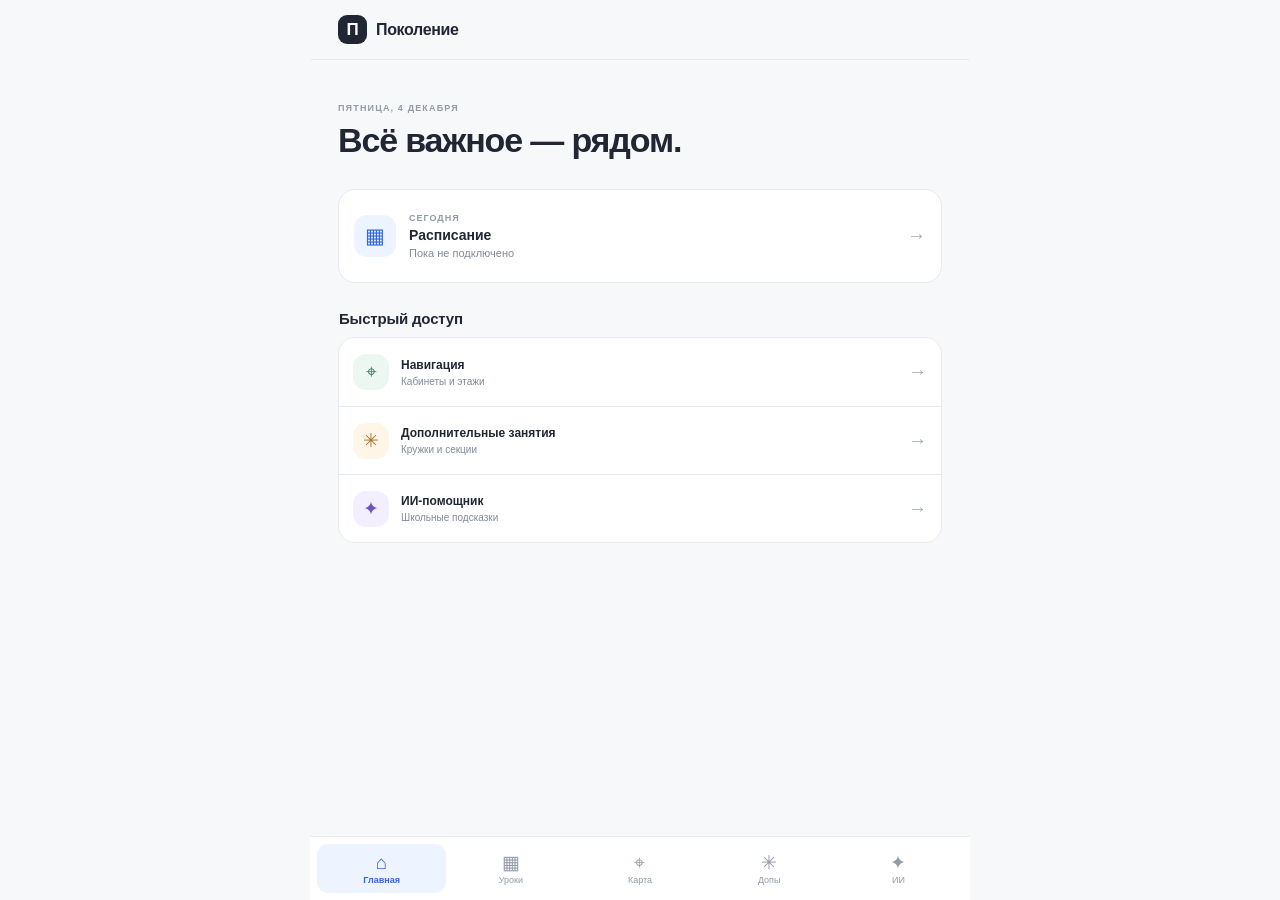
<file: website/index.html>
<!doctype html>
<html lang="ru">
<head>
  <meta charset="utf-8">
  <meta name="viewport" content="width=device-width,initial-scale=1,viewport-fit=cover">
  <meta name="theme-color" content="#f7f8fa">
  <meta name="description" content="Поколение — школьный помощник: расписание, навигация, дополнительные занятия и ИИ.">
  <meta name="apple-mobile-web-app-capable" content="yes">
  <meta name="apple-mobile-web-app-status-bar-style" content="default">
  <meta name="apple-mobile-web-app-title" content="Поколение">
  <link rel="apple-touch-icon" href="assets/apple-touch-icon.png">
  <link rel="manifest" href="manifest.webmanifest">
  <link rel="stylesheet" href="assets/app.css">
  <title>Поколение</title>
  <script src="assets/app.js" defer></script>
</head>
<body>
  <a class="skip-link" href="#main">К содержимому</a>
  <div class="app">
    <header class="topbar">
      <a class="brand" href="#home" aria-label="Поколение — главная">
        <span class="brand-icon" aria-hidden="true">П</span>
        <span>Поколение</span>
      </a>
      <button id="install" class="install-button" type="button" hidden>Установить</button>
    </header>

    <main id="main">
      <section class="screen" id="screen-home" data-screen="home">
        <div class="home-heading">
          <p class="eyebrow" id="today">ТВОЙ ШКОЛЬНЫЙ ДЕНЬ</p>
          <h1>Всё важное — рядом.</h1>
        </div>

        <button class="schedule-card" type="button" data-go="schedule">
          <span class="card-icon" aria-hidden="true">▦</span>
          <span class="schedule-copy">
            <span class="card-kicker">СЕГОДНЯ</span>
            <strong>Расписание</strong>
            <span class="muted">Пока не подключено</span>
          </span>
          <span class="card-arrow" aria-hidden="true">→</span>
        </button>

        <div class="section-heading">
          <h2>Быстрый доступ</h2>
        </div>
        <div class="shortcut-list">
          <button class="shortcut" type="button" data-go="map">
            <span class="shortcut-icon map-icon" aria-hidden="true">⌖</span>
            <span><strong>Навигация</strong><small>Кабинеты и этажи</small></span>
            <span class="card-arrow" aria-hidden="true">→</span>
          </button>
          <button class="shortcut" type="button" data-go="extras">
            <span class="shortcut-icon extras-icon" aria-hidden="true">✳</span>
            <span><strong>Дополнительные занятия</strong><small>Кружки и секции</small></span>
            <span class="card-arrow" aria-hidden="true">→</span>
          </button>
          <button class="shortcut" type="button" data-go="ai">
            <span class="shortcut-icon ai-icon" aria-hidden="true">✦</span>
            <span><strong>ИИ-помощник</strong><small>Школьные подсказки</small></span>
            <span class="card-arrow" aria-hidden="true">→</span>
          </button>
        </div>
      </section>

      <section class="screen" id="screen-schedule" data-screen="schedule" hidden>
        <div class="page-heading">
          <p class="eyebrow">ТВОЙ УЧЕБНЫЙ ДЕНЬ</p>
          <h1>Расписание</h1>
        </div>
        <article class="empty-state">
          <span class="empty-icon" aria-hidden="true">▦</span>
          <h2>Расписание появится здесь</h2>
          <p>Уроки, кабинеты и время до звонка будут доступны после подключения школьных данных.</p>
        </article>
      </section>

      <section class="screen" id="screen-map" data-screen="map" hidden>
        <div class="page-heading">
          <p class="eyebrow">ОРИЕНТИРУЙСЯ В ШКОЛЕ</p>
          <h1>Навигация</h1>
        </div>
        <article class="empty-state">
          <span class="empty-icon map-empty-icon" aria-hidden="true">⌖</span>
          <h2>Карта школы появится здесь</h2>
          <p>Добавим реальные планы этажей и проверенные маршруты.</p>
        </article>
      </section>

      <section class="screen" id="screen-extras" data-screen="extras" hidden>
        <div class="page-heading">
          <p class="eyebrow">КРУЖКИ И СЕКЦИИ</p>
          <h1>Допы</h1>
        </div>
        <article class="empty-state">
          <span class="empty-icon extras-empty-icon" aria-hidden="true">✳</span>
          <h2>Твои занятия будут здесь</h2>
          <p>Время, кабинет и напоминания о дополнительных занятиях.</p>
        </article>
      </section>

      <section class="screen" id="screen-ai" data-screen="ai" hidden>
        <div class="page-heading">
          <p class="eyebrow">ТВОЙ ЦИФРОВОЙ ПОМОЩНИК</p>
          <h1>ИИ-помощник</h1>
        </div>
        <article class="empty-state">
          <span class="empty-icon ai-empty-icon" aria-hidden="true">✦</span>
          <h2>ИИ пока не подключён</h2>
          <p>Подготовим отдельную версию помощника для iPhone.</p>
        </article>
      </section>
    </main>

    <nav class="bottom-nav" aria-label="Разделы приложения">
      <button class="nav-item" type="button" data-tab="home">
        <span aria-hidden="true">⌂</span><small>Главная</small>
      </button>
      <button class="nav-item" type="button" data-tab="schedule">
        <span aria-hidden="true">▦</span><small>Уроки</small>
      </button>
      <button class="nav-item" type="button" data-tab="map">
        <span aria-hidden="true">⌖</span><small>Карта</small>
      </button>
      <button class="nav-item" type="button" data-tab="extras">
        <span aria-hidden="true">✳</span><small>Допы</small>
      </button>
      <button class="nav-item" type="button" data-tab="ai">
        <span aria-hidden="true">✦</span><small>ИИ</small>
      </button>
    </nav>
  </div>

  <dialog id="install-dialog" aria-labelledby="install-title">
    <button class="dialog-close" id="close-dialog" type="button" aria-label="Закрыть">×</button>
    <p class="eyebrow">УСТАНОВКА НА IPHONE</p>
    <h2 id="install-title">Добавь «Поколение» на экран Домой</h2>
    <ol class="install-steps">
      <li><strong>Открой сайт в Safari</strong></li>
      <li><strong>Нажми «Поделиться»</strong></li>
      <li><strong>Выбери «На экран Домой» и нажми «Добавить»</strong></li>
    </ol>
    <button class="dialog-done" id="done-dialog" type="button">Понятно</button>
  </dialog>

  <script>
    if ("serviceWorker" in navigator && window.isSecureContext) {
      window.addEventListener("load", function () {
        navigator.serviceWorker.register("./service-worker.js").catch(function (error) {
          console.warn("PWA offline shell was not registered:", error);
        });
      });
    }
  </script>
</body>
</html>
</file>
<file: website/assets/app.css>
:root {
  color-scheme: light;
  --ink: #202633;
  --muted: #818a98;
  --line: #e8ebf0;
  --canvas: #f7f8fa;
  --surface: #fff;
  --blue: #3268dc;
  --blue-soft: #edf3ff;
  --green-soft: #edf7f1;
  --green: #35805a;
  --amber-soft: #fff6e8;
  --amber: #a8752c;
  --violet-soft: #f3efff;
  --violet: #7054bd;
  font-family: -apple-system, BlinkMacSystemFont, "SF Pro Text", "Segoe UI", sans-serif;
}
* { box-sizing: border-box; }
html, body { min-height: 100%; margin: 0; background: var(--canvas); color: var(--ink); -webkit-font-smoothing: antialiased; }
body { overscroll-behavior-y: none; }
button, a { font: inherit; }
button { color: inherit; cursor: pointer; -webkit-tap-highlight-color: transparent; }
button:focus-visible, a:focus-visible { outline: 3px solid #9bb8ff; outline-offset: 3px; }
[hidden] { display: none !important; }
.skip-link { position: fixed; z-index: 30; top: 8px; left: 8px; padding: 10px 14px; transform: translateY(-150%); border-radius: 10px; background: var(--ink); color: #fff; }
.skip-link:focus { transform: translateY(0); }
.app { width: min(100%, 660px); min-height: 100vh; min-height: 100dvh; margin: 0 auto; padding-bottom: calc(78px + env(safe-area-inset-bottom)); }
.topbar { height: 60px; padding: 0 20px; display: flex; align-items: center; justify-content: space-between; position: sticky; top: 0; z-index: 5; border-bottom: 1px solid var(--line); background: #f7f8faf2; backdrop-filter: blur(16px); }
.brand { display: inline-flex; align-items: center; gap: 9px; color: var(--ink); text-decoration: none; font-size: 16px; font-weight: 750; letter-spacing: -.35px; }
.brand-icon { width: 29px; height: 29px; display: grid; place-items: center; border-radius: 9px; background: var(--ink); color: white; font-size: 17px; font-weight: 700; }
.install-button { padding: 8px 12px; border: 0; border-radius: 10px; background: var(--blue-soft); color: var(--blue); font-size: 12px; font-weight: 700; }
main { padding: 30px 20px 22px; }
.screen { animation: appear .2s ease-out; }
.home-heading { margin: 5px 0 25px; }
.eyebrow { margin: 0 0 8px; color: #929aa7; font-size: 9px; font-weight: 800; letter-spacing: 1.15px; }
h1 { margin: 0; font-size: clamp(27px, 7vw, 34px); line-height: 1.12; letter-spacing: -1.15px; font-weight: 750; }
.page-heading { margin: 5px 0 24px; }
.section-heading { margin: 27px 1px 10px; }
.section-heading h2 { margin: 0; font-size: 15px; font-weight: 700; letter-spacing: -.2px; }
.schedule-card { width: 100%; min-height: 94px; padding: 15px; display: flex; align-items: center; gap: 13px; border: 1px solid var(--line); border-radius: 17px; background: var(--surface); text-align: left; transition: transform .16s ease, border-color .16s ease; }
.card-icon, .shortcut-icon, .empty-icon { flex: 0 0 auto; display: grid; place-items: center; border-radius: 13px; }
.card-icon { width: 42px; height: 42px; background: var(--blue-soft); color: var(--blue); font-size: 21px; }
.schedule-copy { min-width: 0; display: grid; gap: 4px; }
.card-kicker { color: #929aa7; font-size: 9px; font-weight: 800; letter-spacing: 1px; }
.schedule-copy strong { font-size: 14px; }
.muted { color: var(--muted); font-size: 11px; }
.card-arrow { margin-left: auto; color: #a3aab5; font-size: 19px; font-weight: 400; }
.shortcut-list { overflow: hidden; border: 1px solid var(--line); border-radius: 17px; background: var(--surface); }
.shortcut { width: 100%; min-height: 68px; padding: 10px 14px; display: flex; align-items: center; gap: 12px; border: 0; background: transparent; text-align: left; }
.shortcut + .shortcut { border-top: 1px solid var(--line); }
.shortcut > span:nth-child(2) { min-width: 0; display: grid; gap: 4px; }
.shortcut strong { font-size: 12px; font-weight: 650; }
.shortcut small { color: var(--muted); font-size: 10px; }
.shortcut-icon { width: 36px; height: 36px; font-size: 19px; }
.map-icon, .map-empty-icon { background: var(--green-soft); color: var(--green); }
.extras-icon, .extras-empty-icon { background: var(--amber-soft); color: var(--amber); }
.ai-icon, .ai-empty-icon { background: var(--violet-soft); color: var(--violet); }
.empty-state { min-height: 245px; padding: 27px 22px; display: flex; flex-direction: column; align-items: center; justify-content: center; border: 1px solid var(--line); border-radius: 19px; background: var(--surface); text-align: center; }
.empty-icon { width: 52px; height: 52px; margin-bottom: 16px; background: var(--blue-soft); color: var(--blue); font-size: 25px; }
.empty-state h2 { margin: 0; font-size: 16px; line-height: 1.3; letter-spacing: -.25px; }
.empty-state p { max-width: 290px; margin: 8px 0 0; color: var(--muted); font-size: 11px; line-height: 1.55; }
.bottom-nav { width: min(100%, 660px); position: fixed; z-index: 10; left: 50%; bottom: 0; transform: translateX(-50%); padding: 7px 7px calc(7px + env(safe-area-inset-bottom)); display: grid; grid-template-columns: repeat(5, minmax(0, 1fr)); border-top: 1px solid var(--line); background: #ffffffed; backdrop-filter: blur(18px); }
.nav-item { min-width: 0; min-height: 49px; padding: 5px 2px; display: flex; flex-direction: column; align-items: center; justify-content: center; gap: 3px; border: 0; border-radius: 11px; background: transparent; color: #929aa7; transition: background .16s ease, color .16s ease; }
.nav-item span { font-size: 19px; line-height: 1; }
.nav-item small { font-size: 9px; }
.nav-item.active { background: var(--blue-soft); color: var(--blue); font-weight: 700; }
button:active { transform: scale(.985); }
.schedule-card:hover, .shortcut:hover { background: #fbfcfe; }
dialog { width: min(90vw, 390px); padding: 25px 21px 20px; border: 1px solid var(--line); border-radius: 22px; color: var(--ink); background: var(--surface); box-shadow: 0 18px 65px #17203330; }
dialog::backdrop { background: #18223566; backdrop-filter: blur(3px); }
.dialog-close { width: 30px; height: 30px; position: absolute; top: 12px; right: 12px; border: 0; border-radius: 50%; background: #f0f2f5; color: #697382; font-size: 19px; }
dialog h2 { margin: 0 20px 18px 0; font-size: 21px; line-height: 1.2; letter-spacing: -.5px; }
.install-steps { margin: 0; padding-left: 20px; display: grid; gap: 12px; }
.install-steps li { padding-left: 3px; font-size: 12px; line-height: 1.45; }
.dialog-done { width: 100%; margin-top: 20px; padding: 12px; border: 0; border-radius: 12px; background: var(--ink); color: white; font-size: 12px; font-weight: 700; }
@keyframes appear { from { opacity: .65; transform: translateY(4px); } to { opacity: 1; transform: translateY(0); } }
@media (min-width: 620px) {
  main { padding: 38px 28px 25px; }
  .topbar { padding: 0 28px; }
  .home-heading { margin-bottom: 30px; }
}
@media (prefers-reduced-motion: reduce) {
  *, *::before, *::after { scroll-behavior: auto !important; animation-duration: .01ms !important; transition-duration: .01ms !important; }
}
</file>
